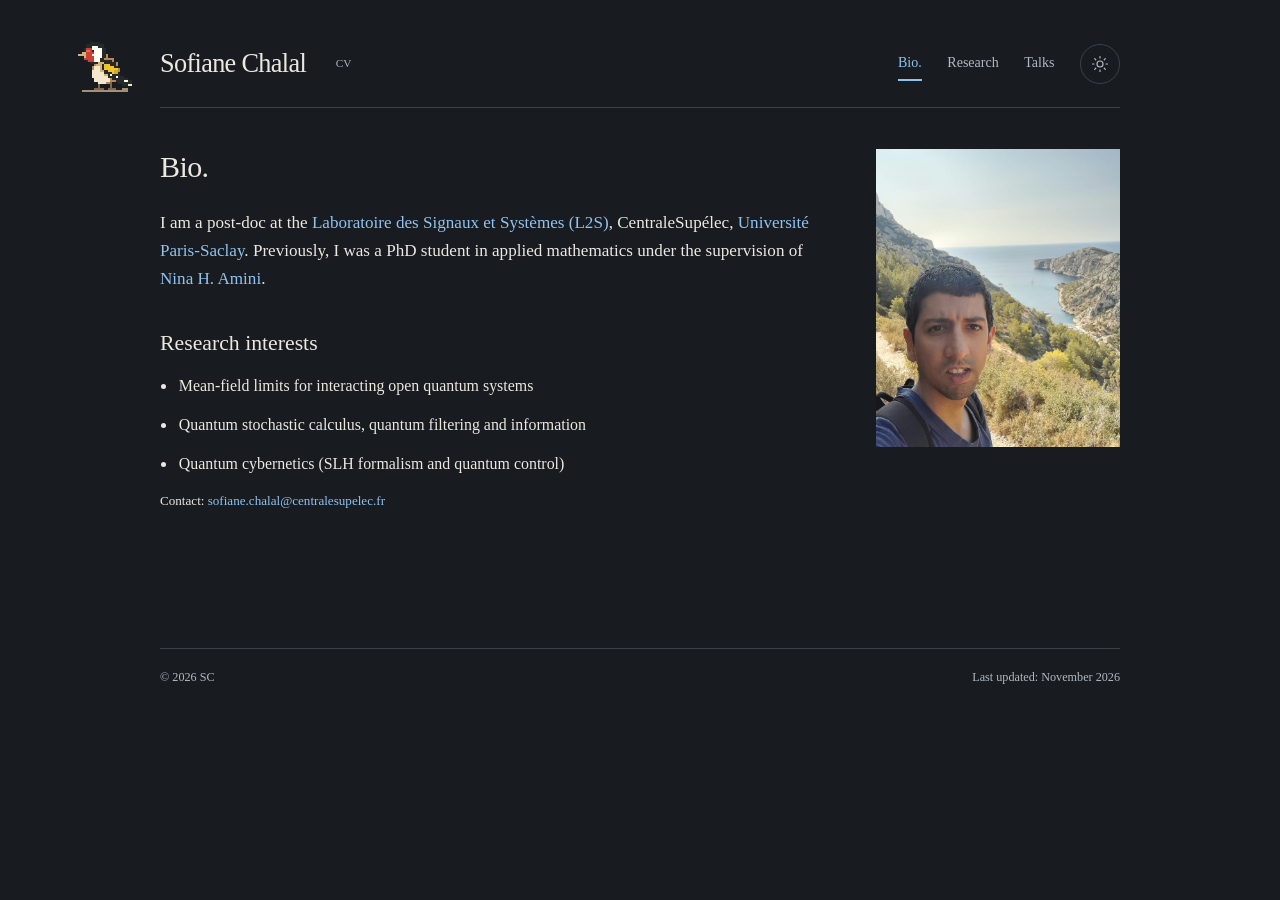
<file: index.html>
<!doctype html>
<html lang="en" data-theme="dark">
<head>
  <meta charset="utf-8">
  <meta name="viewport" content="width=device-width, initial-scale=1">
  <title>Sofiane Chalal | Bio.</title>
  <meta name="description" content="Sofiane Chalal — probability theory, open quantum systems, quantum filtering and mean-field limits. Academic website, publications and talks.">
  <meta name="author" content="Sofiane Chalal">
  <link rel="icon" type="image/x-icon" href="assets/chardonneret.ico?v=20261003-icons2" sizes="16x16 32x32 48x48">
  <link rel="icon" type="image/svg+xml" href="assets/chardonneret.svg?v=20261003-icons2" sizes="any">
  <script src="theme.js?v=20261011-default-dark"></script>
  <link rel="stylesheet" href="style.css?v=20261103-typography">
</head>
<body>
  <a class="skip-link" href="#main">Skip to content</a>
  <div class="container">
    <header class="site-header">
      <div class="site-identity">
        <a class="header-goldfinch" href="research.html?v=20261103-typography" aria-label="Go to Research" title="Go to Research">
          <img src="assets/goldfinch-about.svg" width="64" height="64" alt="">
        </a>
        <a class="site-name" href="index.html?v=20261103-typography">Sofiane Chalal</a>
        <a class="header-cv" href="documents/CV-Sofiane-Chalal.pdf?v=20261104" aria-label="Curriculum vitae (PDF)">CV</a>
      </div>
      <nav class="navigation" aria-label="Main navigation">
        <a href="index.html?v=20261103-typography" aria-current="page">Bio.</a>
        <a href="research.html?v=20261103-typography">Research</a>
        <a href="talks.html?v=20261103-typography">Talks</a>
        <button class="theme-toggle" type="button" aria-label="Dark mode" aria-pressed="true" title="Switch to light mode" hidden>
          <svg class="theme-moon" viewBox="0 0 24 24" fill="none" stroke="currentColor" stroke-width="1.6" stroke-linecap="round" stroke-linejoin="round" aria-hidden="true" focusable="false"><path d="M20.5 13.2A8.6 8.6 0 0 1 10.8 3.5a8.6 8.6 0 1 0 9.7 9.7Z"/></svg>
          <svg class="theme-sun" viewBox="0 0 24 24" fill="none" stroke="currentColor" stroke-width="1.6" stroke-linecap="round" aria-hidden="true" focusable="false"><circle cx="12" cy="12" r="4"/><path d="M12 2v2m0 16v2M2 12h2m16 0h2M4.93 4.93l1.42 1.42m11.3 11.3 1.42 1.42M4.93 19.07l1.42-1.42m11.3-11.3 1.42-1.42"/></svg>
        </button>
      </nav>
    </header>
    <main id="main" class="about-grid">
      <div class="about-copy">
        <h1>Bio.</h1>
        <p>I am a post-doc at the <a href="https://l2s.centralesupelec.fr/">Laboratoire des Signaux et Systèmes (L2S)</a>, CentraleSupélec, <a href="https://www.universite-paris-saclay.fr/">Université Paris-Saclay</a>. Previously, I was a PhD student in applied mathematics under the supervision of <a href="https://l2s.centralesupelec.fr/u/amini-nina-hadis/">Nina H. Amini</a>.</p>
        <h2>Research interests</h2>
        <ul class="compact-list">
          <li>Mean-field limits for interacting open quantum systems</li>
          <li>Quantum stochastic calculus, quantum filtering and information</li>
          <li>Quantum cybernetics (SLH formalism and quantum control)</li>
        </ul>
        <p class="contact-email">Contact: <a href="mailto:sofiane.chalal@centralesupelec.fr">sofiane.chalal@centralesupelec.fr</a></p>
      </div>
      <aside class="profile" aria-label="Photo">
        <img class="portrait" src="assets/sofiane-chalal.jpeg" alt="Sofiane Chalal by the Mediterranean coast" width="244" height="298">
        <script>
          (() => {
            const portrait = document.querySelector('.portrait');
            function choosePortrait() {
              const showGoldfinch = Math.random() < 0.3; // 30% goldfinch, 70% portrait.
              portrait.src = showGoldfinch ? 'assets/chardonneret-elegant.jpg' : 'assets/sofiane-chalal.jpeg';
              portrait.alt = showGoldfinch ? 'European goldfinch perched on a branch' : 'Sofiane Chalal by the Mediterranean coast';
            }
            choosePortrait();
            // Draw again when Back or Forward restores this page from the browser cache.
            window.addEventListener('pageshow', (event) => {
              if (event.persisted) choosePortrait();
            });
          })();
        </script>
      </aside>
    </main>
    <footer class="site-footer"><span>© 2026 SC</span><span>Last updated: November 2026</span></footer>
  </div>
</body>
</html>
</file>
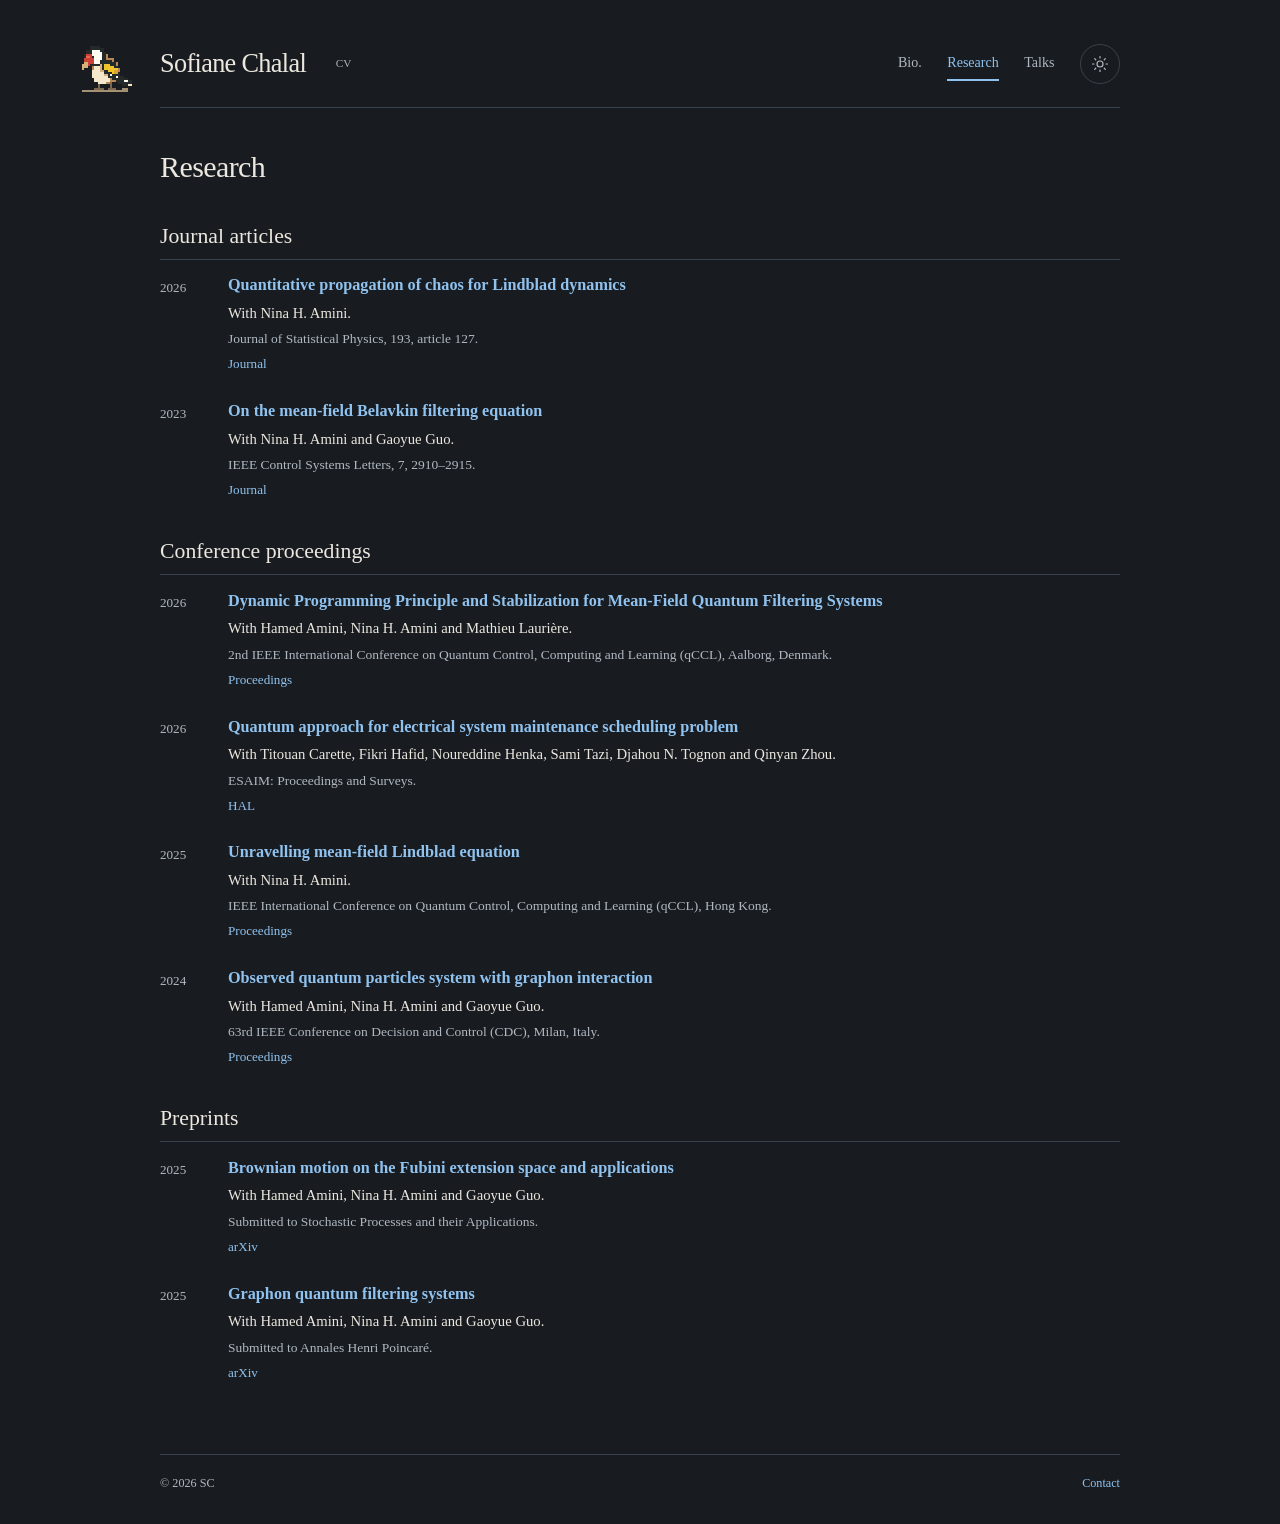
<file: research.html>
<!doctype html>
<html lang="en" data-theme="dark">
<head>
  <meta charset="utf-8">
  <meta name="viewport" content="width=device-width, initial-scale=1">
  <title>Sofiane Chalal | Research</title>
  <meta name="description" content="Research and publications by Sofiane Chalal on quantum filtering, mean-field limits, graphons, open quantum dynamics and stochastic control.">
  <meta name="author" content="Sofiane Chalal">
  <link rel="icon" type="image/x-icon" href="assets/chardonneret.ico?v=20261003-icons2" sizes="16x16 32x32 48x48">
  <link rel="icon" type="image/svg+xml" href="assets/chardonneret.svg?v=20261003-icons2" sizes="any">
  <script src="theme.js?v=20261011-default-dark"></script>
  <link rel="stylesheet" href="style.css?v=20261103-typography">
</head>
<body>
  <a class="skip-link" href="#main">Skip to content</a>
  <div class="container">
    <header class="site-header">
      <div class="site-identity">
        <a class="header-goldfinch" href="talks.html?v=20261103-typography" aria-label="Go to Talks" title="Go to Talks">
          <img src="assets/goldfinch-research.svg" width="64" height="64" alt="">
        </a>
        <a class="site-name" href="index.html?v=20261103-typography">Sofiane Chalal</a>
        <a class="header-cv" href="documents/CV-Sofiane-Chalal.pdf?v=20261104" aria-label="Curriculum vitae (PDF)">CV</a>
      </div>
      <nav class="navigation" aria-label="Main navigation">
        <a href="index.html?v=20261103-typography">Bio.</a>
        <a href="research.html?v=20261103-typography" aria-current="page">Research</a>
        <a href="talks.html?v=20261103-typography">Talks</a>
        <button class="theme-toggle" type="button" aria-label="Dark mode" aria-pressed="true" title="Switch to light mode" hidden>
          <svg class="theme-moon" viewBox="0 0 24 24" fill="none" stroke="currentColor" stroke-width="1.6" stroke-linecap="round" stroke-linejoin="round" aria-hidden="true" focusable="false"><path d="M20.5 13.2A8.6 8.6 0 0 1 10.8 3.5a8.6 8.6 0 1 0 9.7 9.7Z"/></svg>
          <svg class="theme-sun" viewBox="0 0 24 24" fill="none" stroke="currentColor" stroke-width="1.6" stroke-linecap="round" aria-hidden="true" focusable="false"><circle cx="12" cy="12" r="4"/><path d="M12 2v2m0 16v2M2 12h2m16 0h2M4.93 4.93l1.42 1.42m11.3 11.3 1.42 1.42M4.93 19.07l1.42-1.42m11.3-11.3 1.42-1.42"/></svg>
        </button>
      </nav>
    </header>
    <main id="main">
      <h1>Research</h1>

      <h2 class="section-heading">Journal articles</h2>
      <ol class="publication-list">
        <li class="publication">
          <span class="year">2026</span><div>
            <h3><a href="https://doi.org/10.1007/s10955-026-03697-w">Quantitative propagation of chaos for Lindblad dynamics</a></h3>
            <p class="authors">With Nina H. Amini.</p>
            <p class="meta">Journal of Statistical Physics, 193, article 127.</p>
            <p class="publication-links"><a href="https://doi.org/10.1007/s10955-026-03697-w">Journal</a></p>
          </div>
        </li>
        <li class="publication">
          <span class="year">2023</span><div>
            <h3><a href="https://doi.org/10.1109/LCSYS.2023.3289877">On the mean-field Belavkin filtering equation</a></h3>
            <p class="authors">With Nina H. Amini and Gaoyue Guo.</p>
            <p class="meta">IEEE Control Systems Letters, 7, 2910–2915.</p>
            <p class="publication-links"><a href="https://doi.org/10.1109/LCSYS.2023.3289877">Journal</a></p>
          </div>
        </li>
      </ol>

      <h2 class="section-heading">Conference proceedings</h2>
      <ol class="publication-list">
        <li class="publication">
          <span class="year">2026</span><div>
            <h3><a href="https://doi.org/10.1109/qccl70331.2026.11668565">Dynamic Programming Principle and Stabilization for Mean-Field Quantum Filtering Systems</a></h3>
            <p class="authors">With Hamed Amini, Nina H. Amini and Mathieu Laurière.</p>
            <p class="meta">2nd IEEE International Conference on Quantum Control, Computing and Learning (qCCL), Aalborg, Denmark.</p>
            <p class="publication-links"><a href="https://doi.org/10.1109/qccl70331.2026.11668565">Proceedings</a></p>
          </div>
        </li>
        <li class="publication">
          <span class="year">2026</span><div>
            <h3><a href="https://hal.science/hal-05568055">Quantum approach for electrical system maintenance scheduling problem</a></h3>
            <p class="authors">With Titouan Carette, Fikri Hafid, Noureddine Henka, Sami Tazi, Djahou N. Tognon and Qinyan Zhou.</p>
            <p class="meta">ESAIM: Proceedings and Surveys.</p>
            <p class="publication-links"><a href="https://hal.science/hal-05568055">HAL</a></p>
          </div>
        </li>
        <li class="publication">
          <span class="year">2025</span><div>
            <h3><a href="https://ieeexplore.ieee.org/document/11159013">Unravelling mean-field Lindblad equation</a></h3>
            <p class="authors">With Nina H. Amini.</p>
            <p class="meta">IEEE International Conference on Quantum Control, Computing and Learning (qCCL), Hong Kong.</p>
            <p class="publication-links"><a href="https://ieeexplore.ieee.org/document/11159013">Proceedings</a></p>
          </div>
        </li>
        <li class="publication">
          <span class="year">2024</span><div>
            <h3><a href="https://ieeexplore.ieee.org/document/10885856">Observed quantum particles system with graphon interaction</a></h3>
            <p class="authors">With Hamed Amini, Nina H. Amini and Gaoyue Guo.</p>
            <p class="meta">63rd IEEE Conference on Decision and Control (CDC), Milan, Italy.</p>
            <p class="publication-links"><a href="https://ieeexplore.ieee.org/document/10885856">Proceedings</a></p>
          </div>
        </li>
      </ol>

      <h2 class="section-heading">Preprints</h2>
      <ol class="publication-list">
        <li class="publication">
          <span class="year">2025</span><div>
            <h3><a href="https://arxiv.org/abs/2509.12096">Brownian motion on the Fubini extension space and applications</a></h3>
            <p class="authors">With Hamed Amini, Nina H. Amini and Gaoyue Guo.</p>
            <p class="meta">Submitted to Stochastic Processes and their Applications.</p>
            <p class="publication-links"><a href="https://arxiv.org/abs/2509.12096">arXiv</a></p>
          </div>
        </li>
        <li class="publication">
          <span class="year">2025</span><div>
            <h3><a href="https://arxiv.org/abs/2506.12249">Graphon quantum filtering systems</a></h3>
            <p class="authors">With Hamed Amini, Nina H. Amini and Gaoyue Guo.</p>
            <p class="meta">Submitted to Annales Henri Poincaré.</p>
            <p class="publication-links"><a href="https://arxiv.org/abs/2506.12249">arXiv</a></p>
          </div>
        </li>
      </ol>

    </main>
    <footer class="site-footer"><span>© 2026 SC</span><a href="mailto:sofiane.chalal@centralesupelec.fr">Contact</a></footer>
  </div>
</body>
</html>
</file>
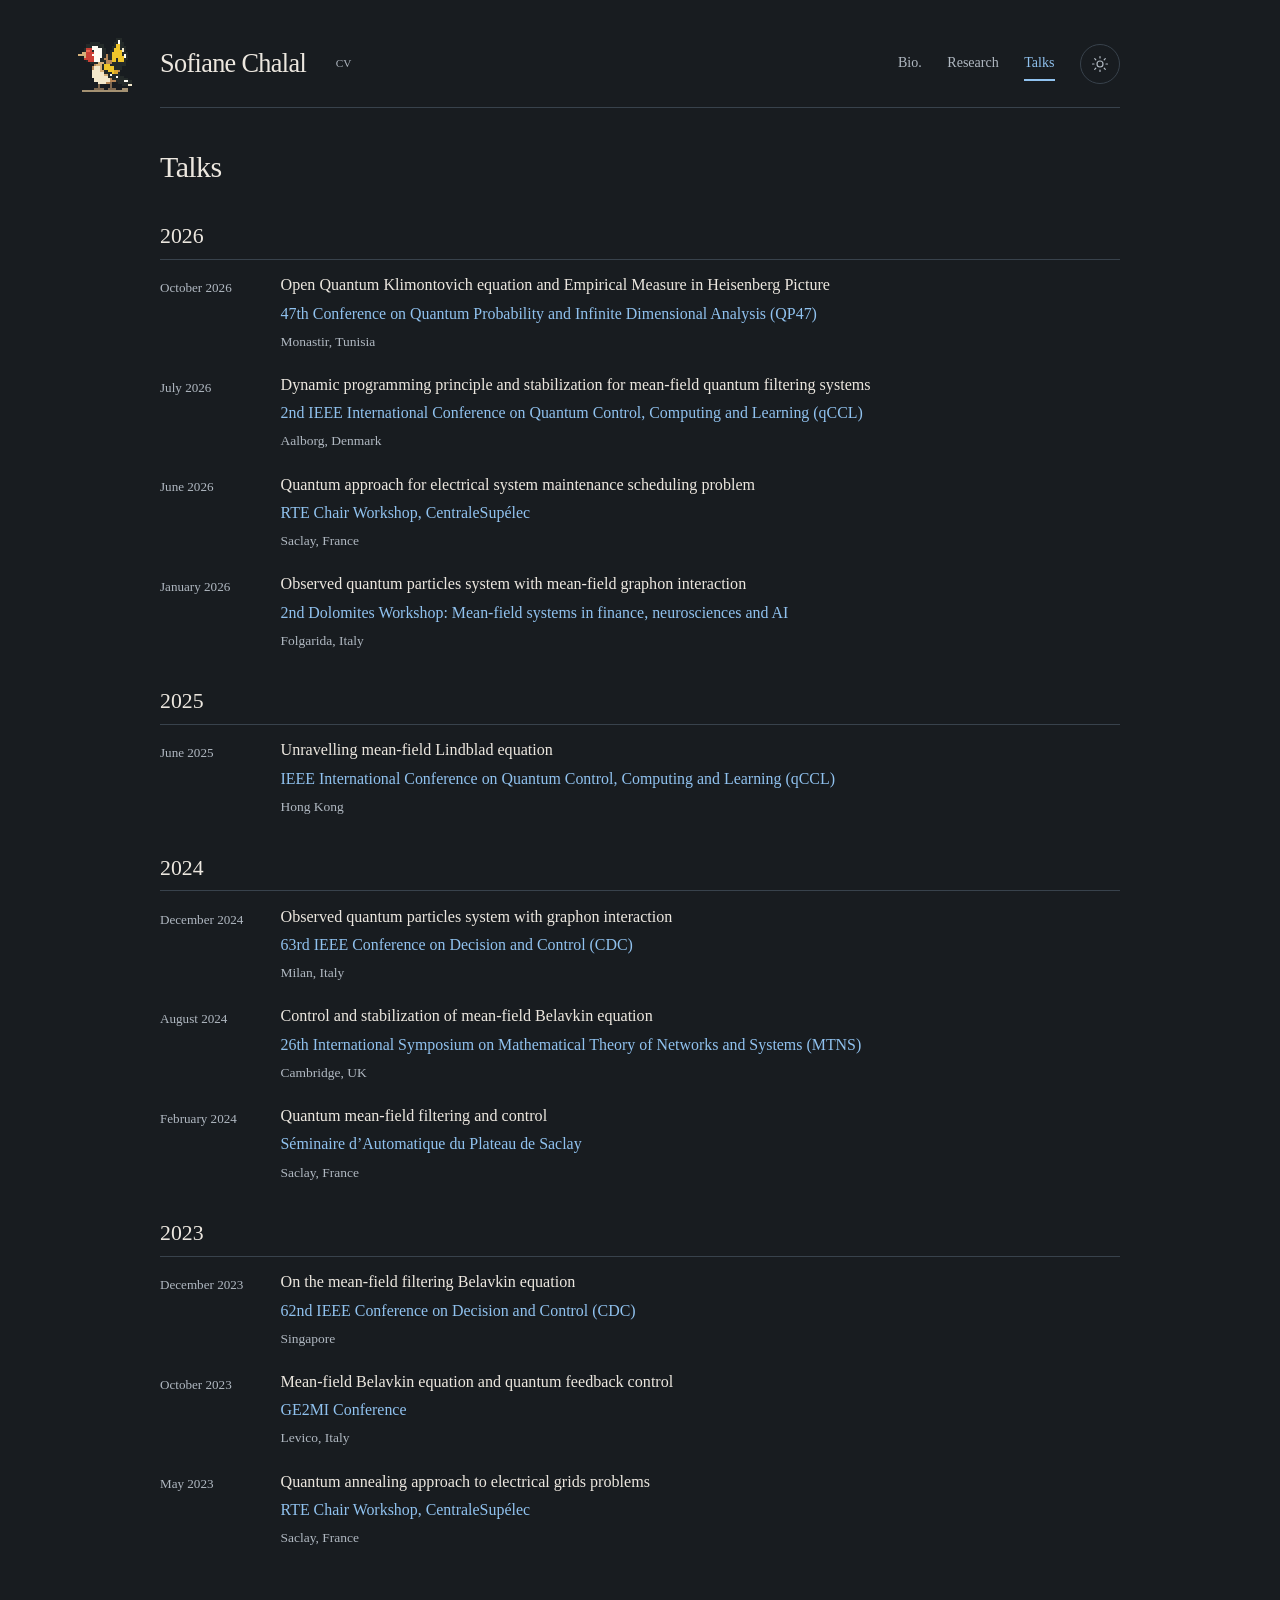
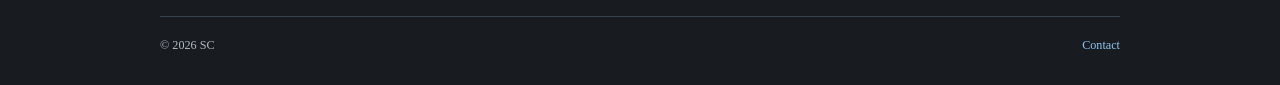
<file: talks.html>
<!doctype html>
<html lang="en" data-theme="dark">
<head>
  <meta charset="utf-8">
  <meta name="viewport" content="width=device-width, initial-scale=1">
  <title>Sofiane Chalal | Talks</title>
  <meta name="description" content="Conference and seminar talks by Sofiane Chalal on quantum filtering, mean-field systems, quantum feedback control and optimization.">
  <meta name="author" content="Sofiane Chalal">
  <link rel="icon" type="image/x-icon" href="assets/chardonneret.ico?v=20261003-icons2" sizes="16x16 32x32 48x48">
  <link rel="icon" type="image/svg+xml" href="assets/chardonneret.svg?v=20261003-icons2" sizes="any">
  <script src="theme.js?v=20261011-default-dark"></script>
  <link rel="stylesheet" href="style.css?v=20261103-typography">
</head>
<body>
  <a class="skip-link" href="#main">Skip to content</a>
  <div class="container">
    <header class="site-header">
      <div class="site-identity">
        <a class="header-goldfinch" href="index.html?v=20261103-typography" aria-label="Go to Bio." title="Go to Bio.">
          <img src="assets/goldfinch-talks.svg" width="64" height="64" alt="">
        </a>
        <a class="site-name" href="index.html?v=20261103-typography">Sofiane Chalal</a>
        <a class="header-cv" href="documents/CV-Sofiane-Chalal.pdf?v=20261104" aria-label="Curriculum vitae (PDF)">CV</a>
      </div>
      <nav class="navigation" aria-label="Main navigation">
        <a href="index.html?v=20261103-typography">Bio.</a>
        <a href="research.html?v=20261103-typography">Research</a>
        <a href="talks.html?v=20261103-typography" aria-current="page">Talks</a>
        <button class="theme-toggle" type="button" aria-label="Dark mode" aria-pressed="true" title="Switch to light mode" hidden>
          <svg class="theme-moon" viewBox="0 0 24 24" fill="none" stroke="currentColor" stroke-width="1.6" stroke-linecap="round" stroke-linejoin="round" aria-hidden="true" focusable="false"><path d="M20.5 13.2A8.6 8.6 0 0 1 10.8 3.5a8.6 8.6 0 1 0 9.7 9.7Z"/></svg>
          <svg class="theme-sun" viewBox="0 0 24 24" fill="none" stroke="currentColor" stroke-width="1.6" stroke-linecap="round" aria-hidden="true" focusable="false"><circle cx="12" cy="12" r="4"/><path d="M12 2v2m0 16v2M2 12h2m16 0h2M4.93 4.93l1.42 1.42m11.3 11.3 1.42 1.42M4.93 19.07l1.42-1.42m11.3-11.3 1.42-1.42"/></svg>
        </button>
      </nav>
    </header>
    <main id="main">
      <h1>Talks</h1>

      <section class="talks-year" aria-labelledby="year-2026">
        <h2 id="year-2026" class="section-heading">2026</h2>
        <ul class="talk-list">
          <li class="talk"><time datetime="2026-10">October 2026</time><div><h3>Open Quantum Klimontovich equation and Empirical Measure in Heisenberg Picture</h3><p><a href="https://qp47-monastir.sciencesconf.org/">47th Conference on Quantum Probability and Infinite Dimensional Analysis (QP47)</a></p><p class="meta">Monastir, Tunisia</p></div></li>
          <li class="talk"><time datetime="2026-07">July 2026</time><div><h3>Dynamic programming principle and stabilization for mean-field quantum filtering systems</h3><p><a href="https://www.ieeeqccl2026.com/">2nd IEEE International Conference on Quantum Control, Computing and Learning (qCCL)</a></p><p class="meta">Aalborg, Denmark</p></div></li>
          <li class="talk"><time datetime="2026-06">June 2026</time><div><h3>Quantum approach for electrical system maintenance scheduling problem</h3><p><a href="https://rtechair.fr/2026-workshop-at-centralesupelec/">RTE Chair Workshop, CentraleSupélec</a></p><p class="meta">Saclay, France</p></div></li>
          <li class="talk"><time datetime="2026-01">January 2026</time><div><h3>Observed quantum particles system with mean-field graphon interaction</h3><p><a href="https://sites.google.com/view/dolomitesws26">2nd Dolomites Workshop: Mean-field systems in finance, neurosciences and AI</a></p><p class="meta">Folgarida, Italy</p></div></li>
        </ul>
      </section>

      <section class="talks-year" aria-labelledby="year-2025">
        <h2 id="year-2025" class="section-heading">2025</h2>
        <ul class="talk-list">
          <li class="talk"><time datetime="2025-06">June 2025</time><div><h3>Unravelling mean-field Lindblad equation</h3><p><a href="https://events.polyu.edu.hk/IEEE_qCCL2025/home">IEEE International Conference on Quantum Control, Computing and Learning (qCCL)</a></p><p class="meta">Hong Kong</p></div></li>
        </ul>
      </section>

      <section class="talks-year" aria-labelledby="year-2024">
        <h2 id="year-2024" class="section-heading">2024</h2>
        <ul class="talk-list">
          <li class="talk"><time datetime="2024-12">December 2024</time><div><h3>Observed quantum particles system with graphon interaction</h3><p><a href="https://cdc2024.ieeecss.org/">63rd IEEE Conference on Decision and Control (CDC)</a></p><p class="meta">Milan, Italy</p></div></li>
          <li class="talk"><time datetime="2024-08">August 2024</time><div><h3>Control and stabilization of mean-field Belavkin equation</h3><p><a href="https://mtns2024.eng.cam.ac.uk/">26th International Symposium on Mathematical Theory of Networks and Systems (MTNS)</a></p><p class="meta">Cambridge, UK</p></div></li>
          <li class="talk"><time datetime="2024-02">February 2024</time><div><h3>Quantum mean-field filtering and control</h3><p><a href="https://icode-seminars.github.io/">Séminaire d’Automatique du Plateau de Saclay</a></p><p class="meta">Saclay, France</p></div></li>
        </ul>
      </section>

      <section class="talks-year" aria-labelledby="year-2023">
        <h2 id="year-2023" class="section-heading">2023</h2>
        <ul class="talk-list">
          <li class="talk"><time datetime="2023-12">December 2023</time><div><h3>On the mean-field filtering Belavkin equation</h3><p><a href="https://cdc2023.ieeecss.org/">62nd IEEE Conference on Decision and Control (CDC)</a></p><p class="meta">Singapore</p></div></li>
          <li class="talk"><time datetime="2023-10">October 2023</time><div><h3>Mean-field Belavkin equation and quantum feedback control</h3><p><a href="https://math.univ-cotedazur.fr/u/delarue/GE2MI_levico.html">GE2MI Conference</a></p><p class="meta">Levico, Italy</p></div></li>
          <li class="talk"><time datetime="2023-05">May 2023</time><div><h3>Quantum annealing approach to electrical grids problems</h3><p><a href="https://csrte23.sciencesconf.org/">RTE Chair Workshop, CentraleSupélec</a></p><p class="meta">Saclay, France</p></div></li>
        </ul>
      </section>
    </main>
    <footer class="site-footer"><span>© 2026 SC</span><a href="mailto:sofiane.chalal@centralesupelec.fr">Contact</a></footer>
  </div>
</body>
</html>
</file>
<file: style.css>
:root {
  --font-family: "Times New Roman", Times, serif;
  color-scheme: dark;
  --background: #181c20;
  --ink: #ece7df;
  --muted: #b0b8c1;
  --blue: #90c2ef;
  --line: #38424c;
}

:root[data-theme="light"] {
  color-scheme: light;
  --background: #fff;
  --ink: #24282d;
  --muted: #606973;
  --blue: #205c94;
  --line: #dce2e7;
}

* { box-sizing: border-box; }
html { font-size: 93.75%; overflow-wrap: break-word; }
body {
  margin: 0;
  background: var(--background);
  color: var(--ink);
  font: 1.0625rem/1.65 var(--font-family);
  font-variant-numeric: lining-nums;
}
a { color: var(--blue); text-decoration: none; text-underline-offset: .2em; }
a:hover { text-decoration: underline; }
a:focus-visible, button:focus-visible { outline: 2px solid var(--blue); outline-offset: 5px; border-radius: 1px; }
p { margin: 0 0 1.1rem; }
img { display: block; max-width: 100%; }
.container { width: min(100% - 3rem, 960px); margin-inline: auto; }
.skip-link { position: absolute; left: 1rem; top: -5rem; padding: .5rem; background: var(--background); z-index: 5; }
.skip-link:focus { top: .5rem; }
.site-header {
  display: flex;
  align-items: center;
  justify-content: space-between;
  gap: 2rem;
  padding-block: 2.8rem 1.45rem;
  border-bottom: 1px solid var(--line);
}
.site-identity { position: relative; display: flex; align-items: center; gap: 1.5rem; }
.header-goldfinch { position: absolute; left: -88px; top: 50%; transform: translateY(-50%); display: grid; place-items: center; width: 64px; height: 64px; flex: 0 0 auto; }
.header-goldfinch img { width: 100%; height: 100%; image-rendering: pixelated; }
.header-cv { display: inline-flex; align-items: center; justify-content: center; min-width: 2rem; min-height: 2.5rem; font-size: .75rem; line-height: 1.5; color: var(--muted); }
.header-cv:hover { color: var(--blue); }
.site-name { font-size: 1.75rem; color: var(--ink); letter-spacing: -.025em; white-space: nowrap; }
.site-name:hover { text-decoration: none; color: var(--blue); }
.navigation { display: flex; flex-wrap: wrap; align-items: center; justify-content: flex-end; margin-left: auto; gap: 1.7rem; font-size: .9375rem; line-height: 1.5; }
.navigation a { padding-block: .4rem; color: var(--muted); border-bottom: 2px solid transparent; }
.navigation a:hover { color: var(--blue); text-decoration: none; }
.navigation a[aria-current="page"] { color: var(--blue); border-bottom-color: var(--blue); }
.theme-toggle { display: inline-grid; place-items: center; flex: 0 0 auto; width: 40px; height: 40px; padding: 0; border: 1px solid var(--line); border-radius: 50%; background: transparent; color: var(--muted); cursor: pointer; }
.theme-toggle[hidden] { display: none; }
.theme-toggle:hover { color: var(--blue); border-color: currentColor; }
.theme-toggle svg { width: 18px; height: 18px; }
.theme-sun, :root[data-theme="dark"] .theme-moon { display: none; }
:root[data-theme="dark"] .theme-sun { display: block; }
main { padding-block: 2.6rem 3rem; min-height: 60vh; }
h1, h2, h3 { font-weight: normal; line-height: 1.3; }
h1 { font-size: 2rem; margin: 0 0 1.5rem; letter-spacing: -.02em; }
h2 { font-size: 1.45rem; margin: 2.4rem 0 1.05rem; }
h3 { font-size: 1.08rem; margin: 0 0 .3rem; }
.about-grid { display: grid; grid-template-columns: minmax(0, 1fr) 244px; gap: 3.5rem; align-items: start; }
.about-copy > p:first-of-type { font-size: 1.14rem; }
.portrait { width: 244px; height: 298px; object-fit: cover; object-position: center 65%; }
.profile { padding-top: .15rem; }
.profile-name { margin: 1rem 0 .35rem; font-size: 1.2rem; }
.profile-meta { color: var(--muted); font-size: .9rem; line-height: 1.7; }
.contact-email { font-size: .875rem; line-height: 1.7; overflow-wrap: anywhere; }
.document-links { margin-top: 1.15rem; padding-top: 1rem; border-top: 1px solid var(--line); font-size: .9375rem; line-height: 1.9; }
.document-links a { display: block; }
.file-type { color: var(--muted); font-size: .8rem; margin-left: .3rem; }
.award { margin-top: 1.4rem; padding: .2rem 0 .2rem 1rem; border-left: 2px solid #79a4c5; }
.award p { margin: 0; }
.compact-list { padding-left: 1.15rem; margin: 0; }
.compact-list li { margin-bottom: .85rem; padding-left: .1rem; }
.meta { color: var(--muted); font-size: .9rem; line-height: 1.6; }
.intro { max-width: 790px; }
.research-areas { margin: 1.5rem 0 2.4rem; }
.research-areas p { margin-bottom: .8rem; }
.section-heading { border-bottom: 1px solid var(--line); padding-bottom: .55rem; }
.publication-list { list-style: none; padding: 0; margin: 0; }
.publication { display: grid; grid-template-columns: 50px minmax(0, 1fr); gap: 1.2rem; margin: 0 0 1.7rem; }
.year { padding-top: .18rem; color: var(--muted); font-size: .875rem; line-height: 1.5; }
.publication h3 { font-size: 1.08rem; font-weight: bold; }
.publication p { margin: .22rem 0 0; }
.authors { font-size: .98rem; }
.publication-links { font-size: .875rem; line-height: 1.7; }
.publication-links a + a { margin-left: 1rem; }
.talks-year { margin-top: 2.25rem; }
.talks-year:first-of-type { margin-top: 1rem; }
.talk-list { list-style: none; padding: 0; margin: 0; }
.talk { display: grid; grid-template-columns: 98px minmax(0, 1fr); gap: 1.5rem; margin: 0 0 1.5rem; }
.talk time { font-size: .875rem; line-height: 1.65; color: var(--muted); padding-top: .12rem; }
.talk h3 { font-size: 1.075rem; }
.talk p { margin: .25rem 0 0; }
.site-footer { display: flex; justify-content: space-between; gap: 1rem; padding: 1.25rem 0 2rem; border-top: 1px solid var(--line); font-size: .8125rem; line-height: 1.6; color: var(--muted); }

@media (max-width: 1151px) {
  .site-identity { gap: .9rem; }
  .header-goldfinch { position: static; transform: none; width: 48px; height: 48px; }
}

@media (max-width: 760px) {
  .container { width: min(100% - 2.25rem, 570px); }
  .site-header { align-items: flex-start; flex-direction: column; gap: .75rem; padding-top: 1.8rem; }
  .site-identity { gap: .65rem; }
  .site-name { font-size: 1.5rem; }
  .navigation { align-self: flex-end; max-width: 100%; gap: .5rem 1.8rem; }
  main { padding-top: 2rem; }
  .about-grid { grid-template-columns: minmax(0, 1fr); gap: 2rem; }
  .profile { grid-row: 1; }
  .portrait { width: 128px; height: 165px; }
  .profile-name { margin-top: 0; }
  .profile-meta { margin-bottom: .5rem; font-size: .875rem; }
  .document-links { margin-top: .5rem; padding-top: .5rem; }
  .about-copy > h1 { margin-bottom: 1rem; }
  .publication { grid-template-columns: 40px minmax(0, 1fr); gap: .75rem; }
  .talk { grid-template-columns: 76px minmax(0, 1fr); gap: .8rem; }
  .site-footer { flex-wrap: wrap; }
}

@media (max-width: 360px) {
  .portrait { width: 100px; height: 140px; }
  .talk { grid-template-columns: minmax(0, 1fr); gap: .2rem; }
}

@media print {
  :root, :root[data-theme] {
    color-scheme: light;
    --background: #fff;
    --ink: #24282d;
    --muted: #606973;
    --blue: #205c94;
    --line: #dce2e7;
  }
  .container { width: 100%; }
  .navigation, .skip-link, .header-goldfinch { display: none; }
  .site-header { padding-top: 0; }
  main { padding-block: 1rem; }
  a { color: inherit; }
  .publication, .talk { break-inside: avoid; }
}
</file>
